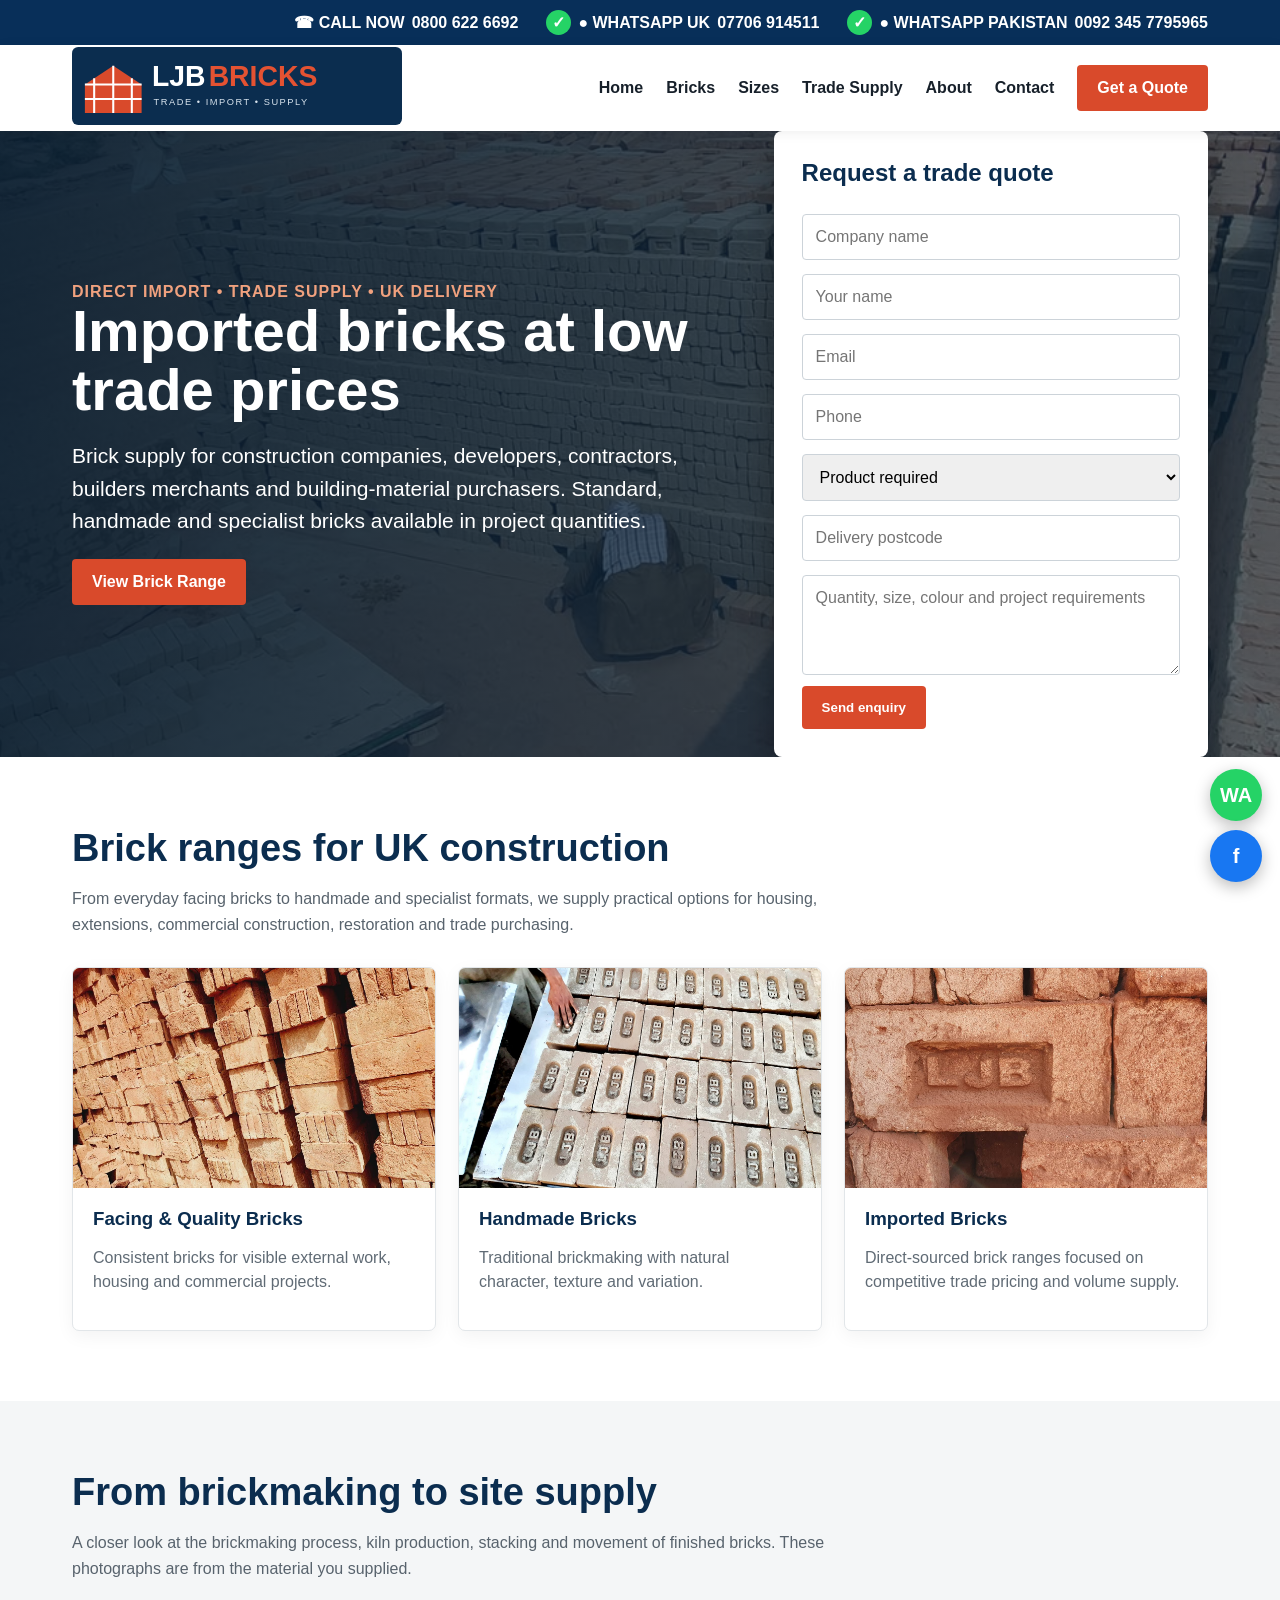
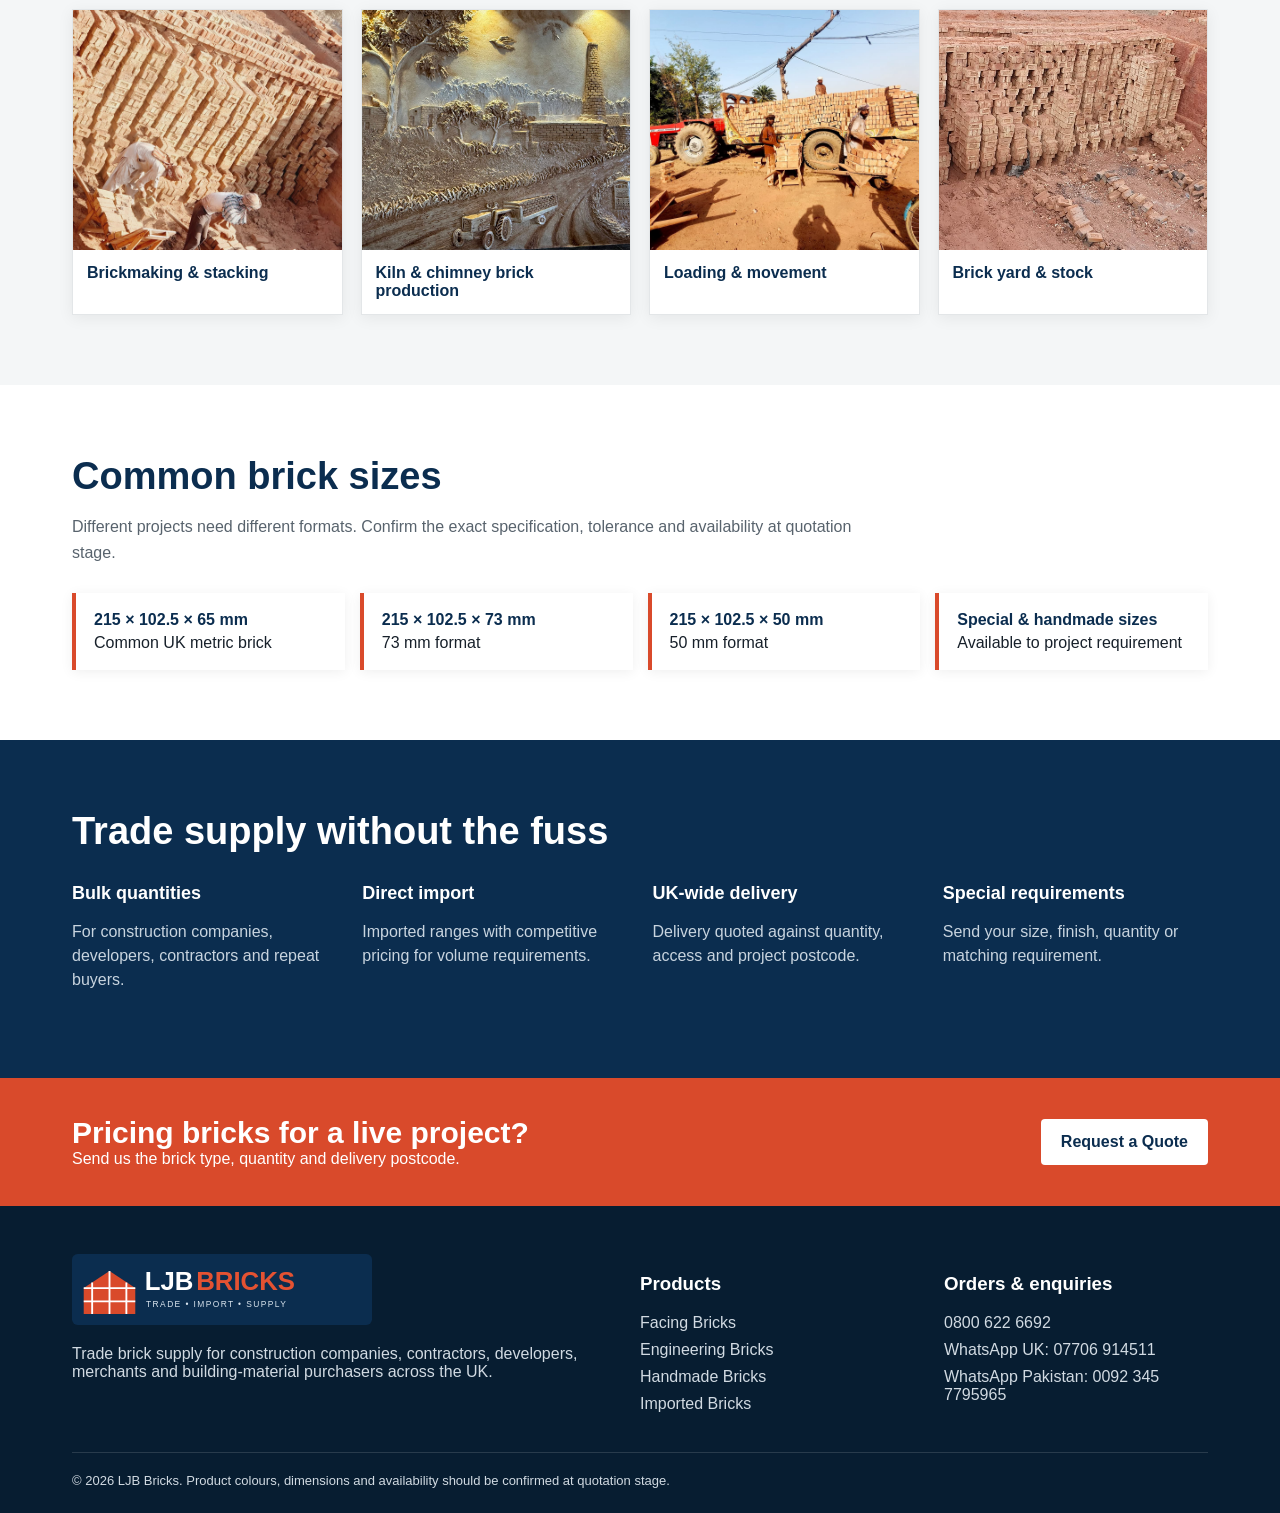
<file: index.html>
<!doctype html><html lang="en"><head><meta charset="utf-8"><meta name="viewport" content="width=device-width,initial-scale=1"><title>LJB Bricks | Imported Bricks & Trade Brick Supply UK</title><meta name="description" content="LJB Bricks supplies imported, handmade, facing and specialist bricks to construction companies, contractors and trade buyers across the UK."><link rel="icon" href="favicon.svg"><link rel="stylesheet" href="style.css"></head><body>
<div class="top"><div class="wrap contactbar"><a href="tel:08006226692">☎ CALL NOW <strong>0800 622 6692</strong></a><a class="wa" href="https://wa.me/447706914511" target="_blank">● WHATSAPP UK <strong>07706 914511</strong></a><a class="wa" href="https://wa.me/923457795965" target="_blank">● WHATSAPP PAKISTAN <strong>0092 345 7795965</strong></a></div></div>
<div class="nav"><div class="wrap"><a href="/"><img class="logo" src="images/logo.svg" alt="LJB Bricks"></a><div class="links"><a href="/">Home</a><a href="bricks">Bricks</a><a href="sizes">Sizes</a><a href="trade">Trade Supply</a><a href="about">About</a><a href="contact">Contact</a><a class="btn" href="contact">Get a Quote</a></div><div class="mobile"><a class="btn" href="contact">Quote</a></div></div></div>
<section class="hero slideshow"><div class="hero-slide active" style="background-image:linear-gradient(100deg,#071d31ee,#102c42a8),url('images/brick-works.jpg')"></div><div class="hero-slide" style="background-image:linear-gradient(100deg,#071d31e8,#102c4288),url('images/quality-bricks.jpg')"></div><div class="hero-slide" style="background-image:linear-gradient(100deg,#071d31e8,#102c4288),url('images/brick-kiln-chimney.jpg')"></div><div class="wrap grid hero-content"><div><div class="tag">DIRECT IMPORT • TRADE SUPPLY • UK DELIVERY</div><h1>Imported bricks at low trade prices</h1><p>Brick supply for construction companies, developers, contractors, builders merchants and building-material purchasers. Standard, handmade and specialist bricks available in project quantities.</p><a class="btn" href="bricks">View Brick Range</a></div><form class="quote"><h2>Request a trade quote</h2><input required placeholder="Company name"><input required placeholder="Your name"><input type="email" required placeholder="Email"><input required placeholder="Phone"><select><option>Product required</option><option>Facing bricks</option><option>Engineering bricks</option><option>Handmade bricks</option><option>Imported bricks</option><option>Chimney / special bricks</option></select><input placeholder="Delivery postcode"><textarea placeholder="Quantity, size, colour and project requirements"></textarea><button class="btn">Send enquiry</button><div class="notice"></div></form></div></section>
<section class="section"><div class="wrap"><h2>Brick ranges for UK construction</h2><p class="lead">From everyday facing bricks to handmade and specialist formats, we supply practical options for housing, extensions, commercial construction, restoration and trade purchasing.</p><div class="cards"><div class="card photo"><img src="images/quality-bricks.jpg" alt="Good quality bricks stacked ready for supply"><div class="pad"><h3>Facing & Quality Bricks</h3><p>Consistent bricks for visible external work, housing and commercial projects.</p></div></div><div class="card photo"><img src="images/fresh-bricks.jpg" alt="Freshly made bricks"><div class="pad"><h3>Handmade Bricks</h3><p>Traditional brickmaking with natural character, texture and variation.</p></div></div><div class="card photo"><img src="images/ljb-bricks-stack.jpg" alt="LJB bricks"><div class="pad"><h3>Imported Bricks</h3><p>Direct-sourced brick ranges focused on competitive trade pricing and volume supply.</p></div></div></div></div></section>
<section class="section alt"><div class="wrap"><h2>From brickmaking to site supply</h2><p class="lead">A closer look at the brickmaking process, kiln production, stacking and movement of finished bricks. These photographs are from the material you supplied.</p><div class="processgrid"><figure><img src="images/brick-making.jpg" alt="Workers making and stacking bricks"><figcaption>Brickmaking & stacking</figcaption></figure><figure><img src="images/brick-kiln-chimney.jpg" alt="Brick kiln and chimney production"><figcaption>Kiln & chimney brick production</figcaption></figure><figure><img src="images/brick-loading.jpg" alt="Bricks being loaded for transport"><figcaption>Loading & movement</figcaption></figure><figure><img src="images/brick-yard.jpg" alt="Brick yard with stacked bricks"><figcaption>Brick yard & stock</figcaption></figure></div></div></section>
<section class="section"><div class="wrap"><h2>Common brick sizes</h2><p class="lead">Different projects need different formats. Confirm the exact specification, tolerance and availability at quotation stage.</p><div class="sizes"><div class="size"><b>215 × 102.5 × 65 mm</b>Common UK metric brick</div><div class="size"><b>215 × 102.5 × 73 mm</b>73 mm format</div><div class="size"><b>215 × 102.5 × 50 mm</b>50 mm format</div><div class="size"><b>Special & handmade sizes</b>Available to project requirement</div></div></div></section>
<section class="section trade"><div class="wrap"><h2>Trade supply without the fuss</h2><div class="features"><div class="feature"><strong>Bulk quantities</strong><p>For construction companies, developers, contractors and repeat buyers.</p></div><div class="feature"><strong>Direct import</strong><p>Imported ranges with competitive pricing for volume requirements.</p></div><div class="feature"><strong>UK-wide delivery</strong><p>Delivery quoted against quantity, access and project postcode.</p></div><div class="feature"><strong>Special requirements</strong><p>Send your size, finish, quantity or matching requirement.</p></div></div></div></section>
<div class="cta"><div class="wrap"><div><h2>Pricing bricks for a live project?</h2><div>Send us the brick type, quantity and delivery postcode.</div></div><a class="btn" href="contact">Request a Quote</a></div></div>
<footer class="footer"><div class="wrap"><div class="footergrid"><div><img src="images/logo.svg" alt="LJB Bricks" style="width:300px;max-width:100%"><p>Trade brick supply for construction companies, contractors, developers, merchants and building-material purchasers across the UK.</p></div><div><h3>Products</h3><a href="bricks">Facing Bricks</a><a href="bricks">Engineering Bricks</a><a href="bricks">Handmade Bricks</a><a href="bricks">Imported Bricks</a></div><div><h3>Orders & enquiries</h3><a href="tel:08006226692">0800 622 6692</a><a href="https://wa.me/447706914511">WhatsApp UK: 07706 914511</a><a href="https://wa.me/923457795965">WhatsApp Pakistan: 0092 345 7795965</a></div></div><div class="small">© 2026 LJB Bricks. Product colours, dimensions and availability should be confirmed at quotation stage.</div></div></footer><div class="float-social"><a class="float-wa" href="https://wa.me/447706914511" target="_blank" aria-label="WhatsApp LJB Bricks">WA</a><a class="float-fb" href="https://www.facebook.com/" target="_blank" aria-label="Facebook">f</a></div><script src="script.js"></script></body></html>
</file>
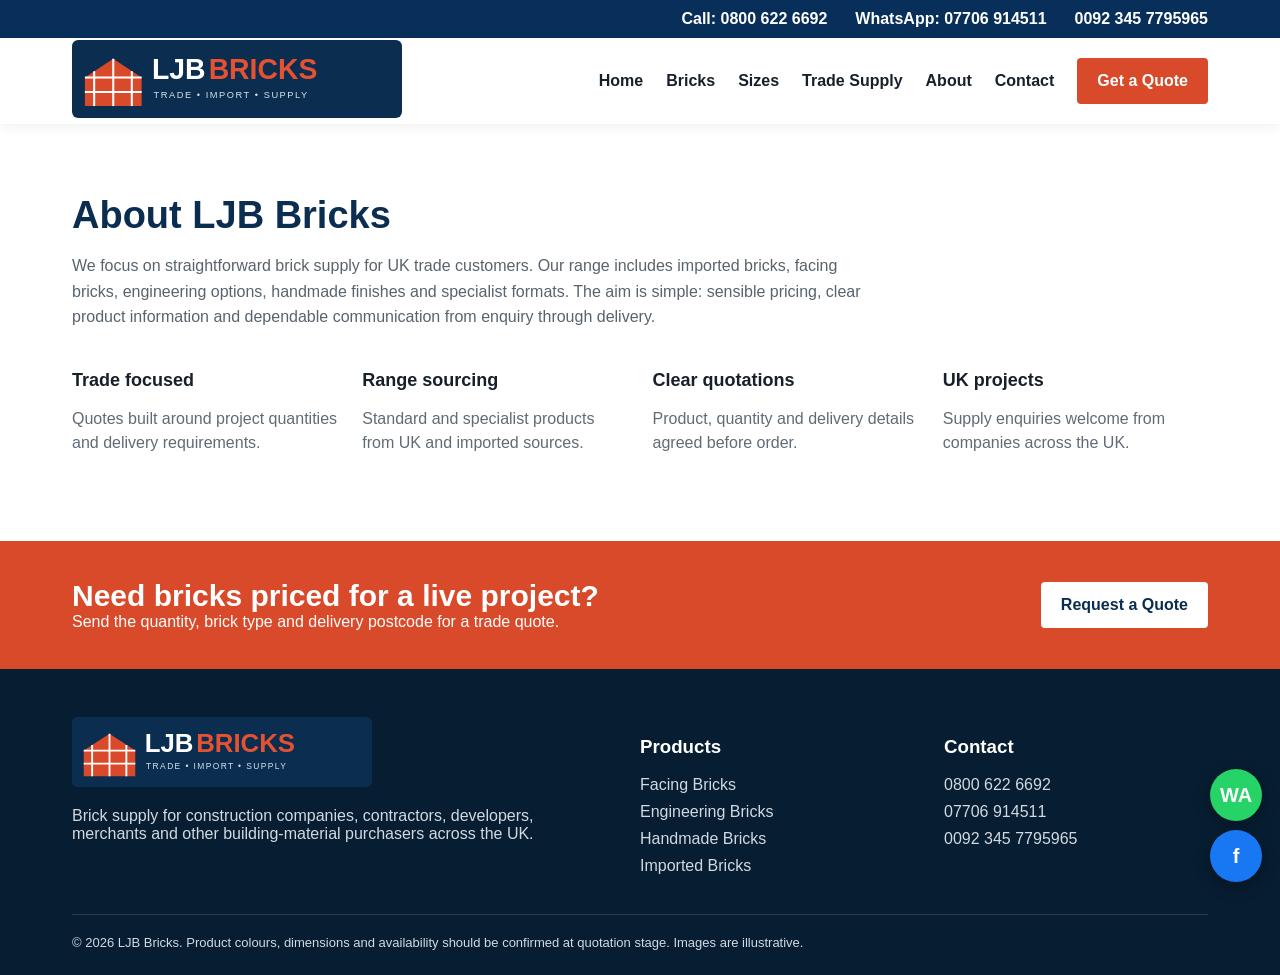
<file: about.html>
<!doctype html><html lang="en"><head><meta charset="utf-8"><meta name="viewport" content="width=device-width,initial-scale=1"><title>About | LJB Bricks</title><meta name="description" content="LJB Bricks supplies imported, handmade, facing and engineering bricks to UK construction companies and trade buyers."><link rel="icon" href="favicon.svg"><link rel="stylesheet" href="style.css"></head><body><div class="top"><div class="wrap"><a href="tel:08006226692">Call: 0800 622 6692</a><a href="https://wa.me/447706914511">WhatsApp: 07706 914511</a><a href="https://wa.me/923457795965">0092 345 7795965</a></div></div><div class="nav"><div class="wrap"><a href="/"><img class="logo" src="images/logo.svg" alt="LJB Bricks"></a><div class="links"><a href="/">Home</a><a href="bricks">Bricks</a><a href="sizes">Sizes</a><a href="trade">Trade Supply</a><a href="about">About</a><a href="contact">Contact</a><a class="btn" href="contact">Get a Quote</a></div><div class="mobile"><a class="btn" href="contact">Quote</a></div></div></div><section class="section"><div class="wrap"><h2>About LJB Bricks</h2><p class="lead">We focus on straightforward brick supply for UK trade customers. Our range includes imported bricks, facing bricks, engineering options, handmade finishes and specialist formats. The aim is simple: sensible pricing, clear product information and dependable communication from enquiry through delivery.</p><div class="features" style="margin-top:40px"><div class="feature" style="color:#17202a"><strong>Trade focused</strong><p style="color:#606b75">Quotes built around project quantities and delivery requirements.</p></div><div class="feature" style="color:#17202a"><strong>Range sourcing</strong><p style="color:#606b75">Standard and specialist products from UK and imported sources.</p></div><div class="feature" style="color:#17202a"><strong>Clear quotations</strong><p style="color:#606b75">Product, quantity and delivery details agreed before order.</p></div><div class="feature" style="color:#17202a"><strong>UK projects</strong><p style="color:#606b75">Supply enquiries welcome from companies across the UK.</p></div></div></div></section><div class="cta"><div class="wrap"><div><h2>Need bricks priced for a live project?</h2><div>Send the quantity, brick type and delivery postcode for a trade quote.</div></div><a class="btn" href="contact">Request a Quote</a></div></div><footer class="footer"><div class="wrap"><div class="footergrid"><div><img src="images/logo.svg" alt="LJB Bricks" style="width:300px;max-width:100%"><p>Brick supply for construction companies, contractors, developers, merchants and other building-material purchasers across the UK.</p></div><div><h3>Products</h3><a href="bricks">Facing Bricks</a><a href="bricks">Engineering Bricks</a><a href="bricks">Handmade Bricks</a><a href="bricks">Imported Bricks</a></div><div><h3>Contact</h3><a href="tel:08006226692">0800 622 6692</a><a href="https://wa.me/447706914511">07706 914511</a><a href="https://wa.me/923457795965">0092 345 7795965</a></div></div><div class="small">© 2026 LJB Bricks. Product colours, dimensions and availability should be confirmed at quotation stage. Images are illustrative.</div></div></footer><div class="float-social"><a class="float-wa" href="https://wa.me/447706914511" target="_blank" aria-label="WhatsApp LJB Bricks">WA</a><a class="float-fb" href="https://www.facebook.com/" target="_blank" aria-label="Facebook">f</a></div><script src="script.js"></script></body></html>
</file>
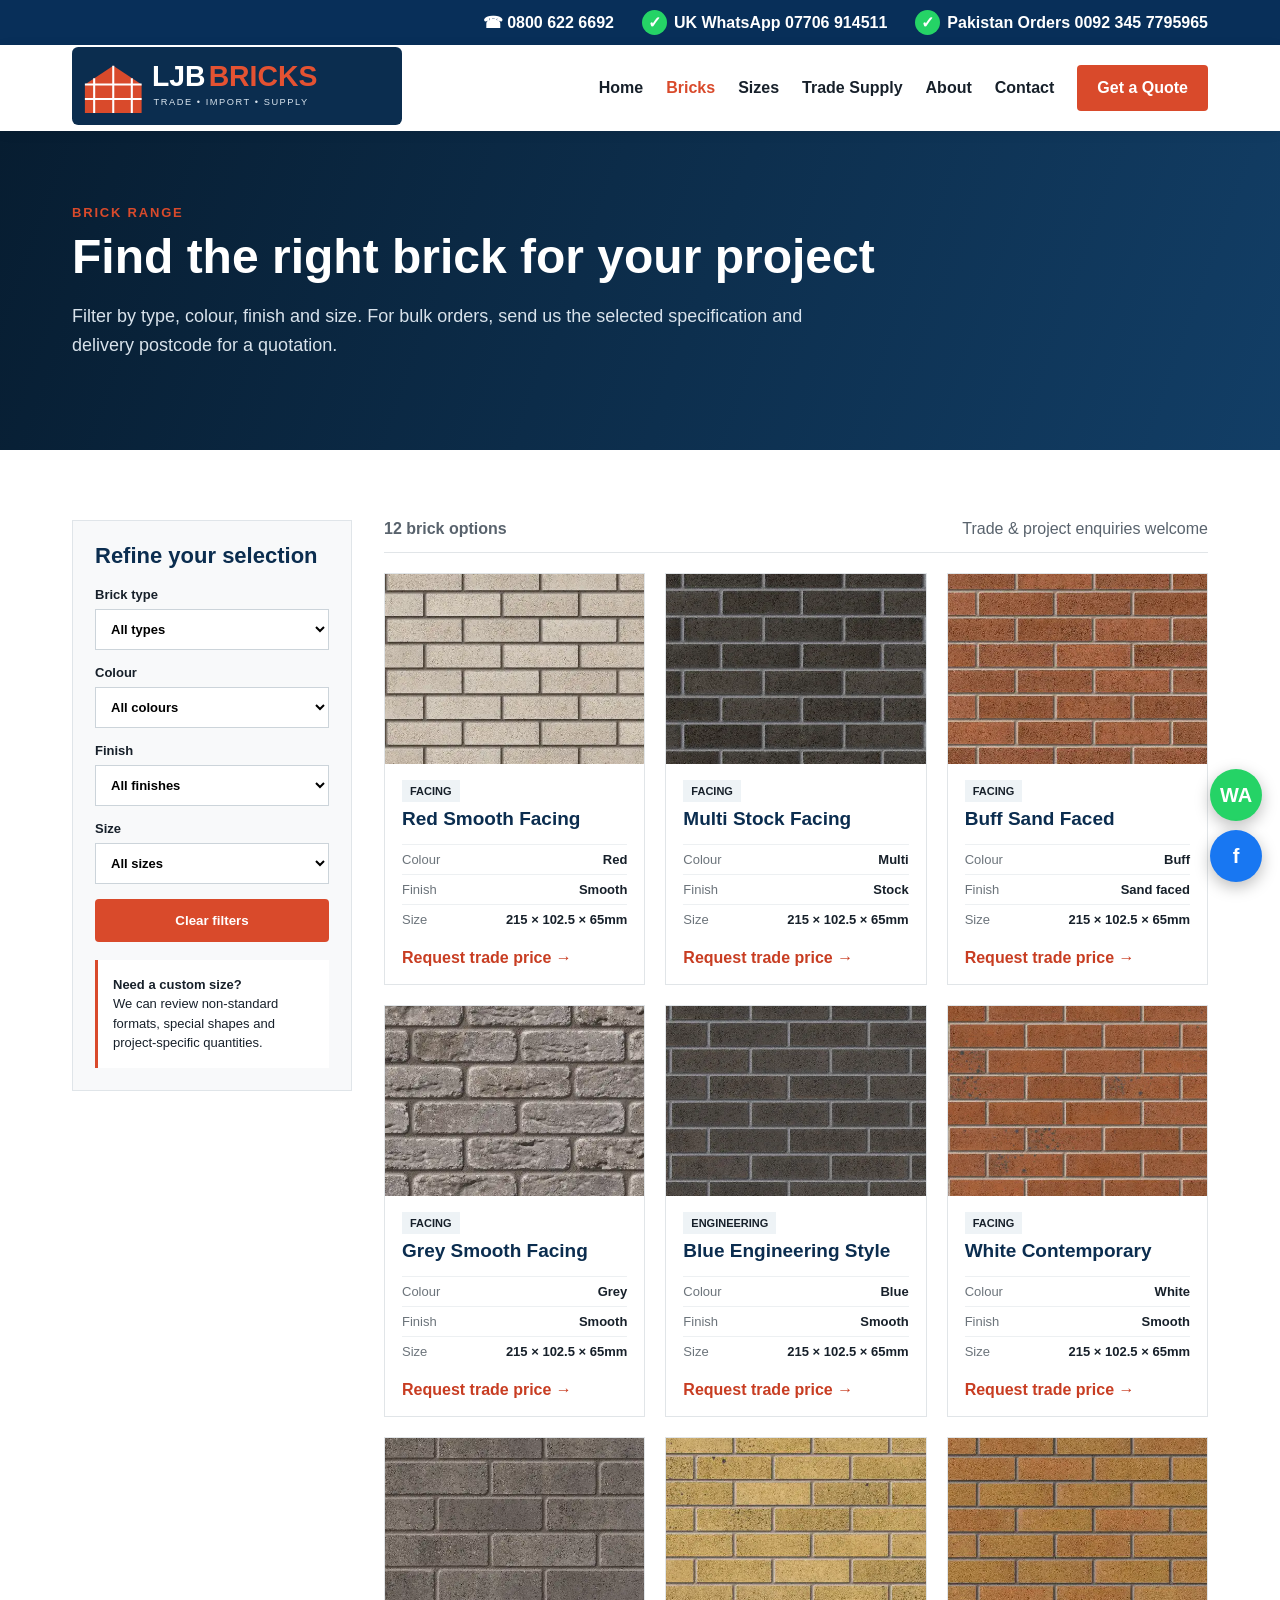
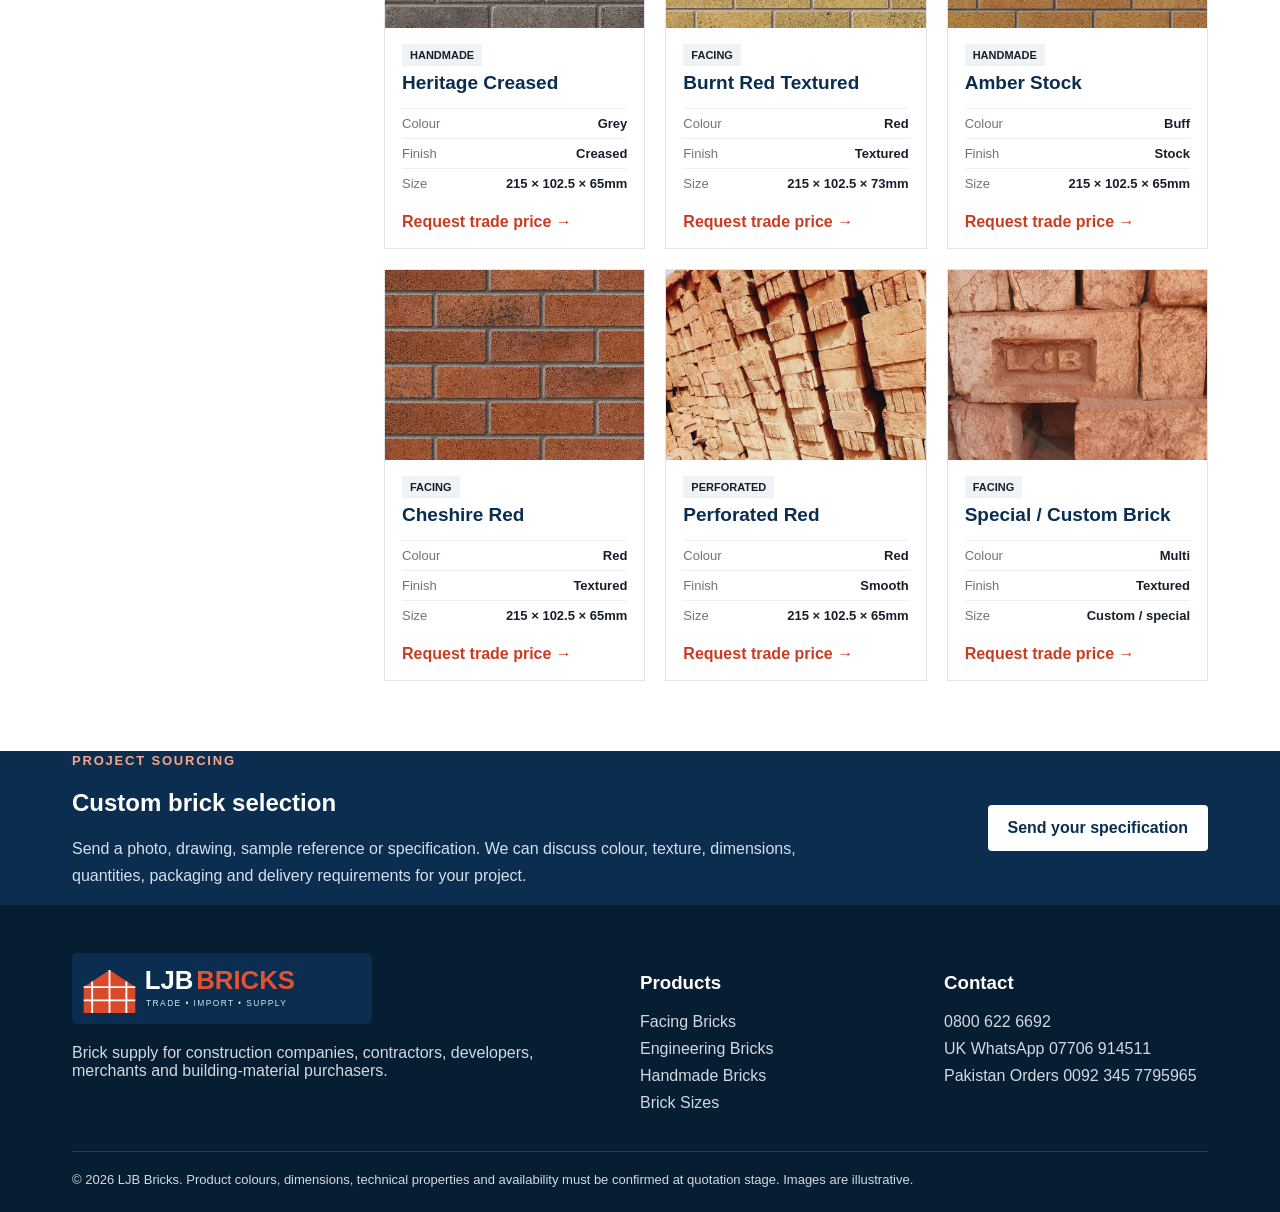
<file: bricks.html>
<!doctype html><html lang="en"><head><meta charset="utf-8"><meta name="viewport" content="width=device-width,initial-scale=1"><title>Brick Selector & Range | LJB Bricks</title><meta name="description" content="Browse LJB Bricks by colour, finish, type and size. Trade supply, imported bricks and custom project selection for UK construction buyers."><link rel="icon" href="favicon.svg"><link rel="stylesheet" href="style.css"></head><body>
<div class="top"><div class="wrap contactbar"><a href="tel:08006226692">☎ 0800 622 6692</a><a class="wa" href="https://wa.me/447706914511" target="_blank">UK WhatsApp 07706 914511</a><a class="wa" href="https://wa.me/923457795965" target="_blank">Pakistan Orders 0092 345 7795965</a></div></div>
<div class="nav"><div class="wrap"><a href="/"><img class="logo" src="images/logo.svg" alt="LJB Bricks"></a><div class="links"><a href="/">Home</a><a class="active" href="bricks">Bricks</a><a href="sizes">Sizes</a><a href="trade">Trade Supply</a><a href="about">About</a><a href="contact">Contact</a><a class="btn" href="contact">Get a Quote</a></div><div class="mobile"><a class="btn" href="contact">Quote</a></div></div></div>
<section class="pagehead"><div class="wrap"><span class="eyebrow">BRICK RANGE</span><h1>Find the right brick for your project</h1><p>Filter by type, colour, finish and size. For bulk orders, send us the selected specification and delivery postcode for a quotation.</p></div></section>
<section class="section"><div class="wrap selector-layout"><aside class="filters"><h2>Refine your selection</h2><label>Brick type<select id="typeFilter"><option value="all">All types</option><option>Facing</option><option>Engineering</option><option>Handmade</option><option>Perforated</option></select></label><label>Colour<select id="colourFilter"><option value="all">All colours</option><option>Red</option><option>Buff</option><option>Grey</option><option>Blue</option><option>White</option><option>Multi</option></select></label><label>Finish<select id="finishFilter"><option value="all">All finishes</option><option>Smooth</option><option>Textured</option><option>Stock</option><option>Sand faced</option><option>Creased</option></select></label><label>Size<select id="sizeFilter"><option value="all">All sizes</option><option>215 × 102.5 × 65mm</option><option>215 × 102.5 × 73mm</option><option>215 × 102.5 × 50mm</option><option>Custom / special</option></select></label><button class="btn full" id="clearFilters">Clear filters</button><div class="filter-note"><b>Need a custom size?</b><br>We can review non-standard formats, special shapes and project-specific quantities.</div></aside><div><div class="resultsbar"><b><span id="resultCount">12</span> brick options</b><span>Trade & project enquiries welcome</span></div><div class="productgrid" id="productGrid">
<article class="product" data-type="Facing" data-colour="Red" data-finish="Smooth" data-size="215 × 102.5 × 65mm"><img src="images/brick-option-10.jpg" alt="Red Smooth Facing" loading="lazy"><div class="productbody"><span class="pill">Facing</span><h3>Red Smooth Facing</h3><dl><div><dt>Colour</dt><dd>Red</dd></div><div><dt>Finish</dt><dd>Smooth</dd></div><div><dt>Size</dt><dd>215 × 102.5 × 65mm</dd></div></dl><a class="textlink" href="contact">Request trade price →</a></div></article><article class="product" data-type="Facing" data-colour="Multi" data-finish="Stock" data-size="215 × 102.5 × 65mm"><img src="images/brick-option-04.png" alt="Multi Stock Facing" loading="lazy"><div class="productbody"><span class="pill">Facing</span><h3>Multi Stock Facing</h3><dl><div><dt>Colour</dt><dd>Multi</dd></div><div><dt>Finish</dt><dd>Stock</dd></div><div><dt>Size</dt><dd>215 × 102.5 × 65mm</dd></div></dl><a class="textlink" href="contact">Request trade price →</a></div></article><article class="product" data-type="Facing" data-colour="Buff" data-finish="Sand faced" data-size="215 × 102.5 × 65mm"><img src="images/brick-option-07.jpg" alt="Buff Sand Faced" loading="lazy"><div class="productbody"><span class="pill">Facing</span><h3>Buff Sand Faced</h3><dl><div><dt>Colour</dt><dd>Buff</dd></div><div><dt>Finish</dt><dd>Sand faced</dd></div><div><dt>Size</dt><dd>215 × 102.5 × 65mm</dd></div></dl><a class="textlink" href="contact">Request trade price →</a></div></article><article class="product" data-type="Facing" data-colour="Grey" data-finish="Smooth" data-size="215 × 102.5 × 65mm"><img src="images/brick-option-08.jpg" alt="Grey Smooth Facing" loading="lazy"><div class="productbody"><span class="pill">Facing</span><h3>Grey Smooth Facing</h3><dl><div><dt>Colour</dt><dd>Grey</dd></div><div><dt>Finish</dt><dd>Smooth</dd></div><div><dt>Size</dt><dd>215 × 102.5 × 65mm</dd></div></dl><a class="textlink" href="contact">Request trade price →</a></div></article><article class="product" data-type="Engineering" data-colour="Blue" data-finish="Smooth" data-size="215 × 102.5 × 65mm"><img src="images/brick-option-02.png" alt="Blue Engineering Style" loading="lazy"><div class="productbody"><span class="pill">Engineering</span><h3>Blue Engineering Style</h3><dl><div><dt>Colour</dt><dd>Blue</dd></div><div><dt>Finish</dt><dd>Smooth</dd></div><div><dt>Size</dt><dd>215 × 102.5 × 65mm</dd></div></dl><a class="textlink" href="contact">Request trade price →</a></div></article><article class="product" data-type="Facing" data-colour="White" data-finish="Smooth" data-size="215 × 102.5 × 65mm"><img src="images/brick-option-01.jpg" alt="White Contemporary" loading="lazy"><div class="productbody"><span class="pill">Facing</span><h3>White Contemporary</h3><dl><div><dt>Colour</dt><dd>White</dd></div><div><dt>Finish</dt><dd>Smooth</dd></div><div><dt>Size</dt><dd>215 × 102.5 × 65mm</dd></div></dl><a class="textlink" href="contact">Request trade price →</a></div></article><article class="product" data-type="Handmade" data-colour="Grey" data-finish="Creased" data-size="215 × 102.5 × 65mm"><img src="images/brick-option-12.jpg" alt="Heritage Creased" loading="lazy"><div class="productbody"><span class="pill">Handmade</span><h3>Heritage Creased</h3><dl><div><dt>Colour</dt><dd>Grey</dd></div><div><dt>Finish</dt><dd>Creased</dd></div><div><dt>Size</dt><dd>215 × 102.5 × 65mm</dd></div></dl><a class="textlink" href="contact">Request trade price →</a></div></article><article class="product" data-type="Facing" data-colour="Red" data-finish="Textured" data-size="215 × 102.5 × 73mm"><img src="images/brick-option-06.jpg" alt="Burnt Red Textured" loading="lazy"><div class="productbody"><span class="pill">Facing</span><h3>Burnt Red Textured</h3><dl><div><dt>Colour</dt><dd>Red</dd></div><div><dt>Finish</dt><dd>Textured</dd></div><div><dt>Size</dt><dd>215 × 102.5 × 73mm</dd></div></dl><a class="textlink" href="contact">Request trade price →</a></div></article><article class="product" data-type="Handmade" data-colour="Buff" data-finish="Stock" data-size="215 × 102.5 × 65mm"><img src="images/brick-option-09.jpg" alt="Amber Stock" loading="lazy"><div class="productbody"><span class="pill">Handmade</span><h3>Amber Stock</h3><dl><div><dt>Colour</dt><dd>Buff</dd></div><div><dt>Finish</dt><dd>Stock</dd></div><div><dt>Size</dt><dd>215 × 102.5 × 65mm</dd></div></dl><a class="textlink" href="contact">Request trade price →</a></div></article><article class="product" data-type="Facing" data-colour="Red" data-finish="Textured" data-size="215 × 102.5 × 65mm"><img src="images/brick-option-11.jpg" alt="Cheshire Red" loading="lazy"><div class="productbody"><span class="pill">Facing</span><h3>Cheshire Red</h3><dl><div><dt>Colour</dt><dd>Red</dd></div><div><dt>Finish</dt><dd>Textured</dd></div><div><dt>Size</dt><dd>215 × 102.5 × 65mm</dd></div></dl><a class="textlink" href="contact">Request trade price →</a></div></article><article class="product" data-type="Perforated" data-colour="Red" data-finish="Smooth" data-size="215 × 102.5 × 65mm"><img src="images/quality-bricks.jpg" alt="Perforated Red" loading="lazy"><div class="productbody"><span class="pill">Perforated</span><h3>Perforated Red</h3><dl><div><dt>Colour</dt><dd>Red</dd></div><div><dt>Finish</dt><dd>Smooth</dd></div><div><dt>Size</dt><dd>215 × 102.5 × 65mm</dd></div></dl><a class="textlink" href="contact">Request trade price →</a></div></article><article class="product" data-type="Facing" data-colour="Multi" data-finish="Textured" data-size="Custom / special"><img src="images/ljb-bricks-stack.jpg" alt="Special / Custom Brick" loading="lazy"><div class="productbody"><span class="pill">Facing</span><h3>Special / Custom Brick</h3><dl><div><dt>Colour</dt><dd>Multi</dd></div><div><dt>Finish</dt><dd>Textured</dd></div><div><dt>Size</dt><dd>Custom / special</dd></div></dl><a class="textlink" href="contact">Request trade price →</a></div></article></div><div id="noResults" class="noresults" hidden>No exact match shown. Send us your required colour, finish, size and quantity and we can check sourcing options.</div></div></div></section>
<section class="trade"><div class="wrap"><div class="twocol"><div><span class="eyebrow light">PROJECT SOURCING</span><h2>Custom brick selection</h2><p>Send a photo, drawing, sample reference or specification. We can discuss colour, texture, dimensions, quantities, packaging and delivery requirements for your project.</p></div><a class="btn lightbtn" href="contact">Send your specification</a></div></div></section>
<footer class="footer"><div class="wrap"><div class="footergrid"><div><img src="images/logo.svg" alt="LJB Bricks" style="width:300px;max-width:100%"><p>Brick supply for construction companies, contractors, developers, merchants and building-material purchasers.</p></div><div><h3>Products</h3><a href="bricks">Facing Bricks</a><a href="bricks">Engineering Bricks</a><a href="bricks">Handmade Bricks</a><a href="sizes">Brick Sizes</a></div><div><h3>Contact</h3><a href="tel:08006226692">0800 622 6692</a><a href="https://wa.me/447706914511">UK WhatsApp 07706 914511</a><a href="https://wa.me/923457795965">Pakistan Orders 0092 345 7795965</a></div></div><div class="small">© 2026 LJB Bricks. Product colours, dimensions, technical properties and availability must be confirmed at quotation stage. Images are illustrative.</div></div></footer><div class="float-social"><a class="float-wa" href="https://wa.me/447706914511" target="_blank" aria-label="WhatsApp LJB Bricks">WA</a><a class="float-fb" href="https://www.facebook.com/" target="_blank" aria-label="Facebook">f</a></div><script src="script.js"></script></body></html>
</file>
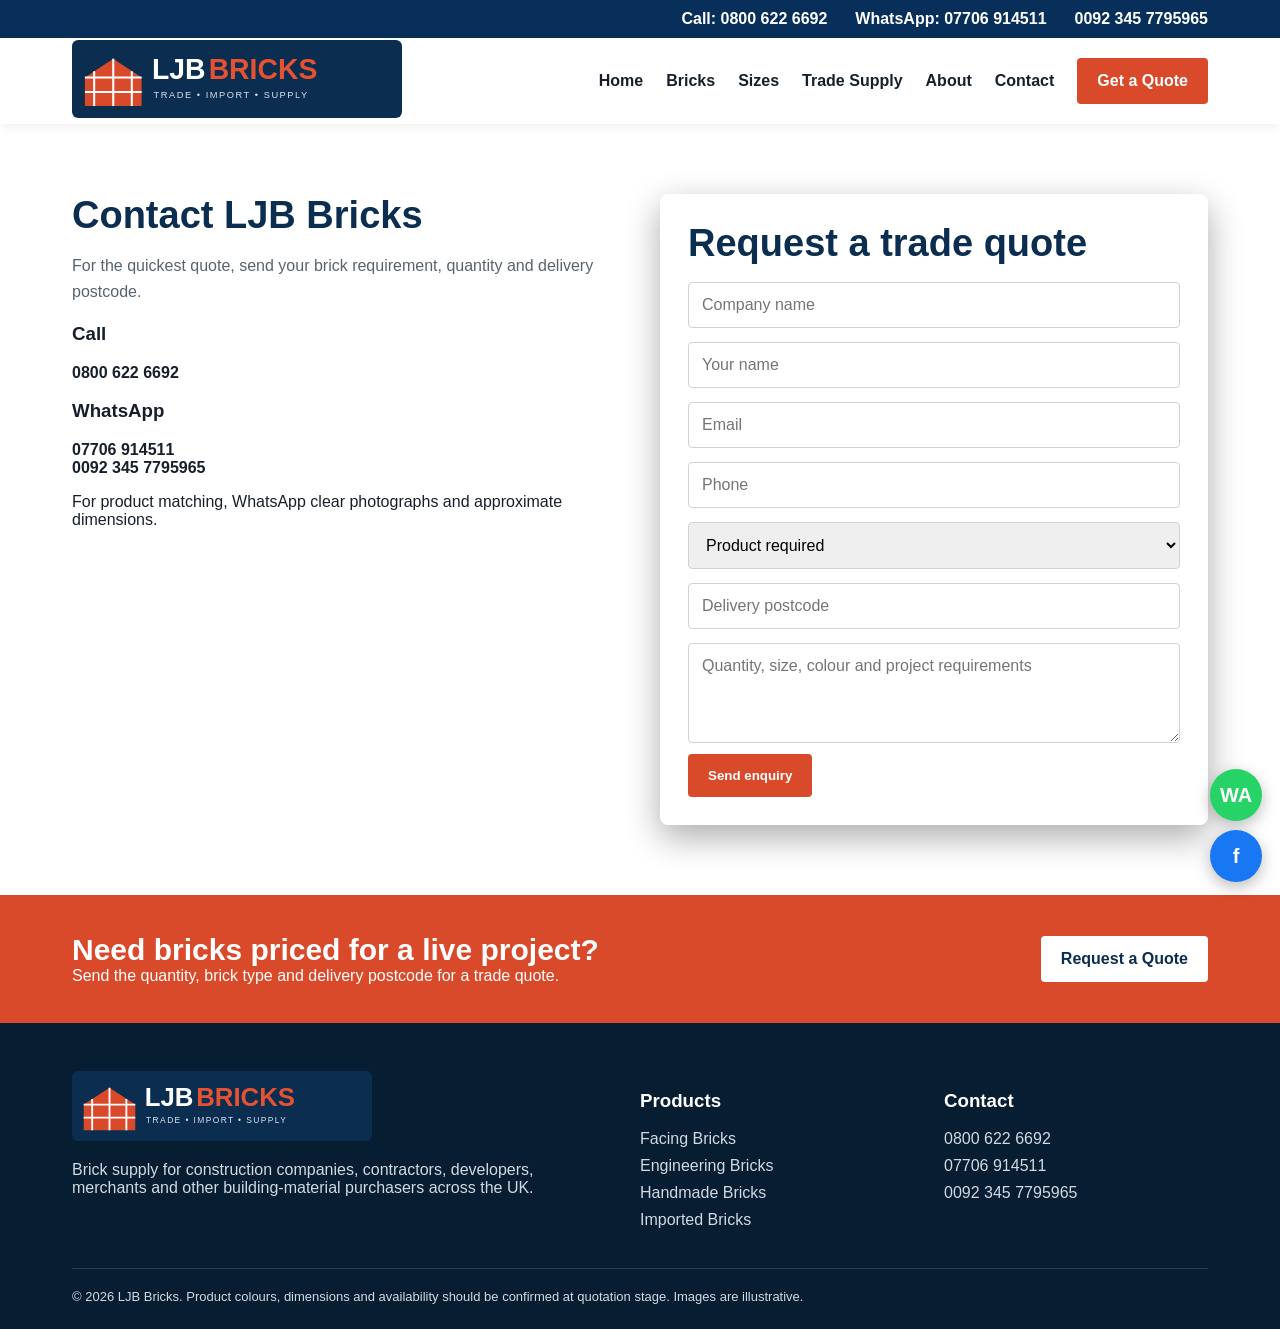
<file: contact.html>
<!doctype html><html lang="en"><head><meta charset="utf-8"><meta name="viewport" content="width=device-width,initial-scale=1"><title>Contact | LJB Bricks</title><meta name="description" content="LJB Bricks supplies imported, handmade, facing and engineering bricks to UK construction companies and trade buyers."><link rel="icon" href="favicon.svg"><link rel="stylesheet" href="style.css"></head><body><div class="top"><div class="wrap"><a href="tel:08006226692">Call: 0800 622 6692</a><a href="https://wa.me/447706914511">WhatsApp: 07706 914511</a><a href="https://wa.me/923457795965">0092 345 7795965</a></div></div><div class="nav"><div class="wrap"><a href="/"><img class="logo" src="images/logo.svg" alt="LJB Bricks"></a><div class="links"><a href="/">Home</a><a href="bricks">Bricks</a><a href="sizes">Sizes</a><a href="trade">Trade Supply</a><a href="about">About</a><a href="contact">Contact</a><a class="btn" href="contact">Get a Quote</a></div><div class="mobile"><a class="btn" href="contact">Quote</a></div></div></div><section class="section"><div class="wrap contactgrid"><div><h2>Contact LJB Bricks</h2><p class="lead">For the quickest quote, send your brick requirement, quantity and delivery postcode.</p><h3>Call</h3><p><a href="tel:08006226692"><b>0800 622 6692</b></a></p><h3>WhatsApp</h3><p><a href="https://wa.me/447706914511"><b>07706 914511</b></a><br><a href="https://wa.me/923457795965"><b>0092 345 7795965</b></a></p><p>For product matching, WhatsApp clear photographs and approximate dimensions.</p></div><form class="quote"><h2>Request a trade quote</h2><input required placeholder="Company name"><input required placeholder="Your name"><input type="email" required placeholder="Email"><input required placeholder="Phone"><select><option>Product required</option><option>Facing bricks</option><option>Engineering bricks</option><option>Handmade bricks</option><option>Imported bricks</option><option>Special / non-standard size</option></select><input placeholder="Delivery postcode"><textarea placeholder="Quantity, size, colour and project requirements"></textarea><button class="btn">Send enquiry</button><div class="notice"></div></form></div></section><div class="cta"><div class="wrap"><div><h2>Need bricks priced for a live project?</h2><div>Send the quantity, brick type and delivery postcode for a trade quote.</div></div><a class="btn" href="contact">Request a Quote</a></div></div><footer class="footer"><div class="wrap"><div class="footergrid"><div><img src="images/logo.svg" alt="LJB Bricks" style="width:300px;max-width:100%"><p>Brick supply for construction companies, contractors, developers, merchants and other building-material purchasers across the UK.</p></div><div><h3>Products</h3><a href="bricks">Facing Bricks</a><a href="bricks">Engineering Bricks</a><a href="bricks">Handmade Bricks</a><a href="bricks">Imported Bricks</a></div><div><h3>Contact</h3><a href="tel:08006226692">0800 622 6692</a><a href="https://wa.me/447706914511">07706 914511</a><a href="https://wa.me/923457795965">0092 345 7795965</a></div></div><div class="small">© 2026 LJB Bricks. Product colours, dimensions and availability should be confirmed at quotation stage. Images are illustrative.</div></div></footer><div class="float-social"><a class="float-wa" href="https://wa.me/447706914511" target="_blank" aria-label="WhatsApp LJB Bricks">WA</a><a class="float-fb" href="https://www.facebook.com/" target="_blank" aria-label="Facebook">f</a></div><script src="script.js"></script></body></html>
</file>
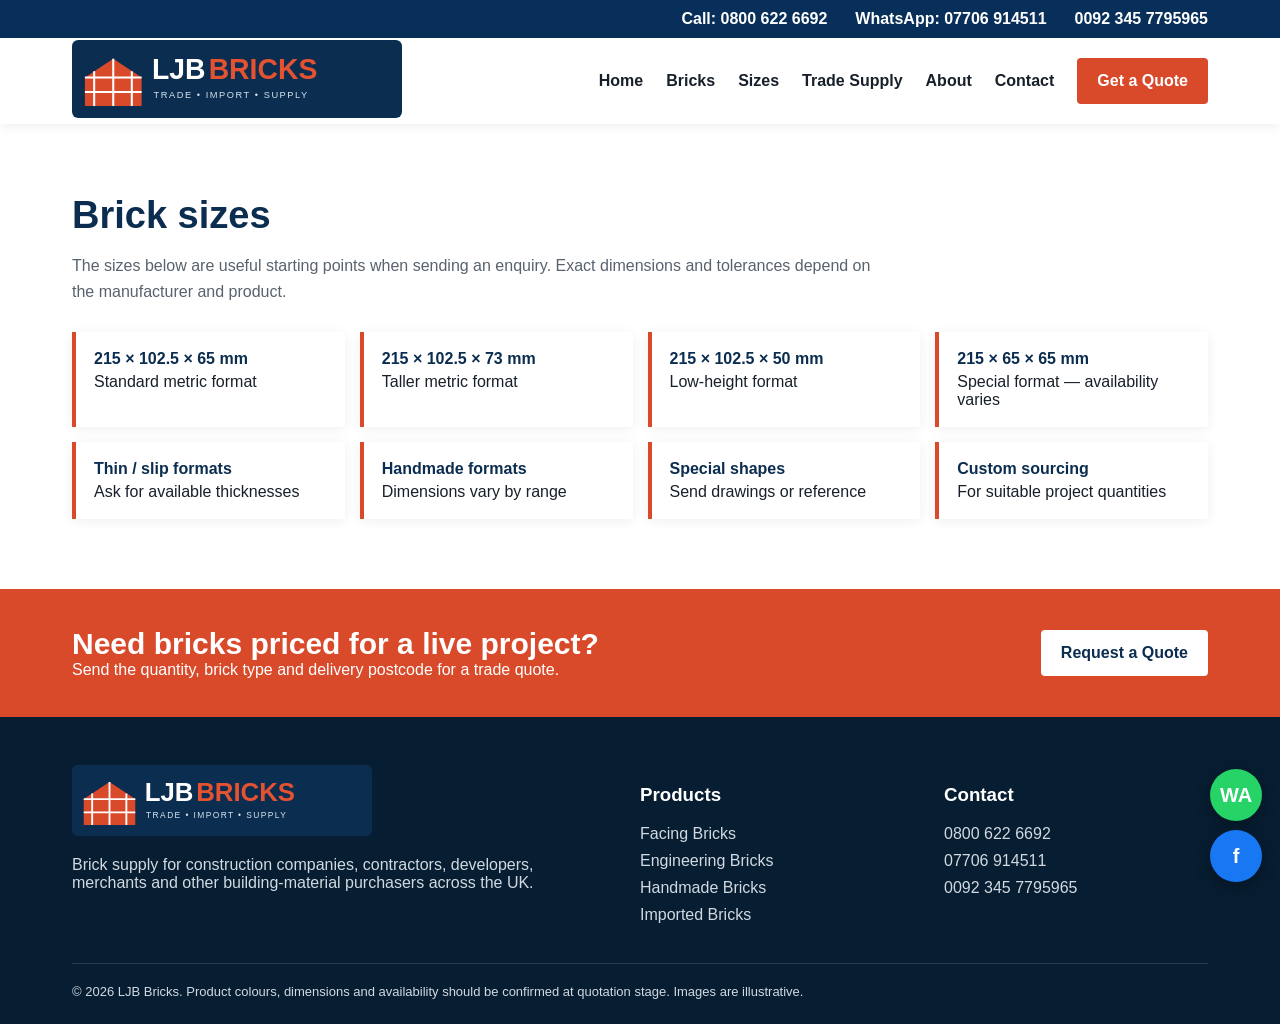
<file: sizes.html>
<!doctype html><html lang="en"><head><meta charset="utf-8"><meta name="viewport" content="width=device-width,initial-scale=1"><title>Brick Sizes | LJB Bricks</title><meta name="description" content="LJB Bricks supplies imported, handmade, facing and engineering bricks to UK construction companies and trade buyers."><link rel="icon" href="favicon.svg"><link rel="stylesheet" href="style.css"></head><body><div class="top"><div class="wrap"><a href="tel:08006226692">Call: 0800 622 6692</a><a href="https://wa.me/447706914511">WhatsApp: 07706 914511</a><a href="https://wa.me/923457795965">0092 345 7795965</a></div></div><div class="nav"><div class="wrap"><a href="/"><img class="logo" src="images/logo.svg" alt="LJB Bricks"></a><div class="links"><a href="/">Home</a><a href="bricks">Bricks</a><a href="sizes">Sizes</a><a href="trade">Trade Supply</a><a href="about">About</a><a href="contact">Contact</a><a class="btn" href="contact">Get a Quote</a></div><div class="mobile"><a class="btn" href="contact">Quote</a></div></div></div><section class="section"><div class="wrap"><h2>Brick sizes</h2><p class="lead">The sizes below are useful starting points when sending an enquiry. Exact dimensions and tolerances depend on the manufacturer and product.</p><div class="sizes"><div class="size"><b>215 × 102.5 × 65 mm</b>Standard metric format</div><div class="size"><b>215 × 102.5 × 73 mm</b>Taller metric format</div><div class="size"><b>215 × 102.5 × 50 mm</b>Low-height format</div><div class="size"><b>215 × 65 × 65 mm</b>Special format — availability varies</div><div class="size"><b>Thin / slip formats</b>Ask for available thicknesses</div><div class="size"><b>Handmade formats</b>Dimensions vary by range</div><div class="size"><b>Special shapes</b>Send drawings or reference</div><div class="size"><b>Custom sourcing</b>For suitable project quantities</div></div></div></section><div class="cta"><div class="wrap"><div><h2>Need bricks priced for a live project?</h2><div>Send the quantity, brick type and delivery postcode for a trade quote.</div></div><a class="btn" href="contact">Request a Quote</a></div></div><footer class="footer"><div class="wrap"><div class="footergrid"><div><img src="images/logo.svg" alt="LJB Bricks" style="width:300px;max-width:100%"><p>Brick supply for construction companies, contractors, developers, merchants and other building-material purchasers across the UK.</p></div><div><h3>Products</h3><a href="bricks">Facing Bricks</a><a href="bricks">Engineering Bricks</a><a href="bricks">Handmade Bricks</a><a href="bricks">Imported Bricks</a></div><div><h3>Contact</h3><a href="tel:08006226692">0800 622 6692</a><a href="https://wa.me/447706914511">07706 914511</a><a href="https://wa.me/923457795965">0092 345 7795965</a></div></div><div class="small">© 2026 LJB Bricks. Product colours, dimensions and availability should be confirmed at quotation stage. Images are illustrative.</div></div></footer><div class="float-social"><a class="float-wa" href="https://wa.me/447706914511" target="_blank" aria-label="WhatsApp LJB Bricks">WA</a><a class="float-fb" href="https://www.facebook.com/" target="_blank" aria-label="Facebook">f</a></div><script src="script.js"></script></body></html>
</file>
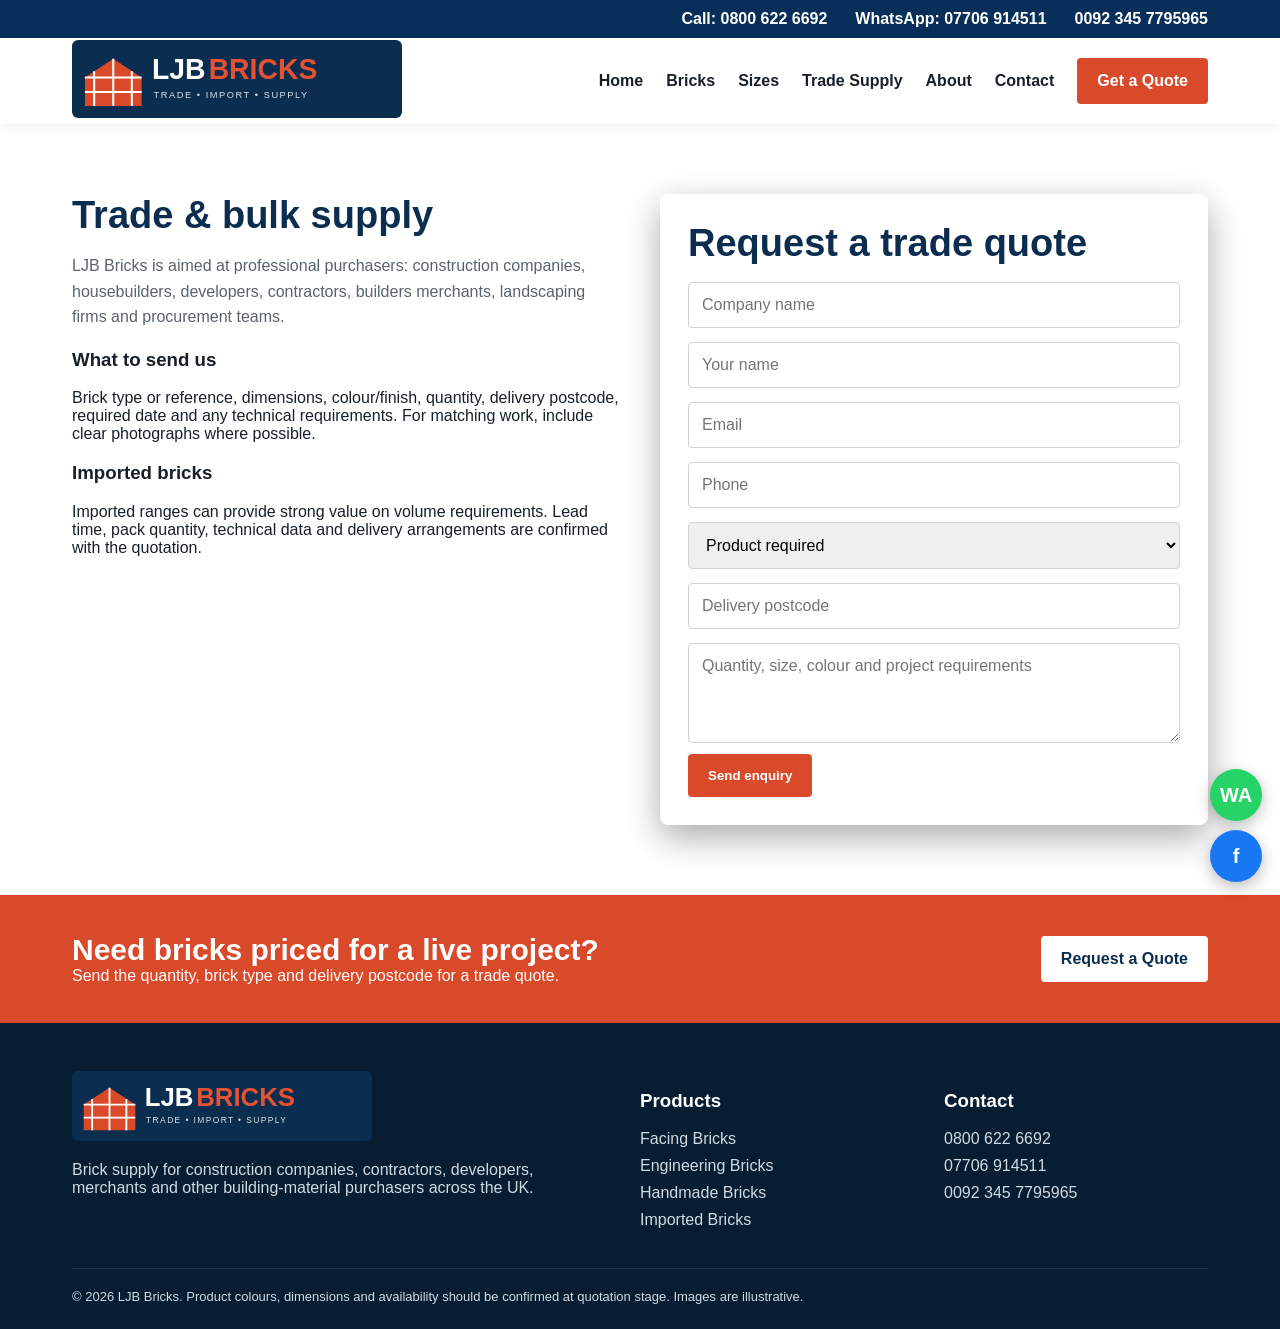
<file: trade.html>
<!doctype html><html lang="en"><head><meta charset="utf-8"><meta name="viewport" content="width=device-width,initial-scale=1"><title>Trade Brick Supply | LJB Bricks</title><meta name="description" content="LJB Bricks supplies imported, handmade, facing and engineering bricks to UK construction companies and trade buyers."><link rel="icon" href="favicon.svg"><link rel="stylesheet" href="style.css"></head><body><div class="top"><div class="wrap"><a href="tel:08006226692">Call: 0800 622 6692</a><a href="https://wa.me/447706914511">WhatsApp: 07706 914511</a><a href="https://wa.me/923457795965">0092 345 7795965</a></div></div><div class="nav"><div class="wrap"><a href="/"><img class="logo" src="images/logo.svg" alt="LJB Bricks"></a><div class="links"><a href="/">Home</a><a href="bricks">Bricks</a><a href="sizes">Sizes</a><a href="trade">Trade Supply</a><a href="about">About</a><a href="contact">Contact</a><a class="btn" href="contact">Get a Quote</a></div><div class="mobile"><a class="btn" href="contact">Quote</a></div></div></div><section class="section"><div class="wrap contactgrid"><div><h2>Trade & bulk supply</h2><p class="lead">LJB Bricks is aimed at professional purchasers: construction companies, housebuilders, developers, contractors, builders merchants, landscaping firms and procurement teams.</p><h3>What to send us</h3><p>Brick type or reference, dimensions, colour/finish, quantity, delivery postcode, required date and any technical requirements. For matching work, include clear photographs where possible.</p><h3>Imported bricks</h3><p>Imported ranges can provide strong value on volume requirements. Lead time, pack quantity, technical data and delivery arrangements are confirmed with the quotation.</p></div><form class="quote"><h2>Request a trade quote</h2><input required placeholder="Company name"><input required placeholder="Your name"><input type="email" required placeholder="Email"><input required placeholder="Phone"><select><option>Product required</option><option>Facing bricks</option><option>Engineering bricks</option><option>Handmade bricks</option><option>Imported bricks</option><option>Special / non-standard size</option></select><input placeholder="Delivery postcode"><textarea placeholder="Quantity, size, colour and project requirements"></textarea><button class="btn">Send enquiry</button><div class="notice"></div></form></div></section><div class="cta"><div class="wrap"><div><h2>Need bricks priced for a live project?</h2><div>Send the quantity, brick type and delivery postcode for a trade quote.</div></div><a class="btn" href="contact">Request a Quote</a></div></div><footer class="footer"><div class="wrap"><div class="footergrid"><div><img src="images/logo.svg" alt="LJB Bricks" style="width:300px;max-width:100%"><p>Brick supply for construction companies, contractors, developers, merchants and other building-material purchasers across the UK.</p></div><div><h3>Products</h3><a href="bricks">Facing Bricks</a><a href="bricks">Engineering Bricks</a><a href="bricks">Handmade Bricks</a><a href="bricks">Imported Bricks</a></div><div><h3>Contact</h3><a href="tel:08006226692">0800 622 6692</a><a href="https://wa.me/447706914511">07706 914511</a><a href="https://wa.me/923457795965">0092 345 7795965</a></div></div><div class="small">© 2026 LJB Bricks. Product colours, dimensions and availability should be confirmed at quotation stage. Images are illustrative.</div></div></footer><div class="float-social"><a class="float-wa" href="https://wa.me/447706914511" target="_blank" aria-label="WhatsApp LJB Bricks">WA</a><a class="float-fb" href="https://www.facebook.com/" target="_blank" aria-label="Facebook">f</a></div><script src="script.js"></script></body></html>
</file>
<file: style.css>
*{box-sizing:border-box}html{scroll-behavior:smooth}body{margin:0;font-family:Arial,Helvetica,sans-serif;color:#17202a;background:#fff}a{text-decoration:none;color:inherit}.wrap{max-width:1180px;margin:auto;padding:0 22px}.top{background:#082f59;color:#fff}.top .wrap{display:flex;justify-content:flex-end;gap:28px;padding:10px 22px;font-weight:700}.top a{color:#fff}.nav{background:#fff;position:sticky;top:0;z-index:10;box-shadow:0 2px 12px #0001}.nav .wrap{display:flex;align-items:center;justify-content:space-between;min-height:86px}.logo{width:330px;max-width:45vw}.links{display:flex;gap:23px;align-items:center;font-weight:700}.links a:hover{color:#d94a2b}.btn{display:inline-block;background:#d94a2b;color:#fff;padding:14px 20px;border-radius:4px;font-weight:800;border:0;cursor:pointer}.hero{background:linear-gradient(100deg,#071d31ee,#102c42b8),url('images/hero-bricks.jpg') center/cover;min-height:560px;color:#fff;display:flex;align-items:center}.hero .grid{display:grid;grid-template-columns:1.2fr .8fr;gap:50px;align-items:center}.hero h1{font-size:58px;line-height:1.02;margin:0 0 18px}.hero p{font-size:21px;line-height:1.55;max-width:700px}.tag{color:#f0a17e;font-weight:800;letter-spacing:1px}.quote{background:#fff;color:#17202a;padding:28px;border-radius:8px;box-shadow:0 12px 35px #0005}.quote h2{margin-top:0;color:#0b2d4f}.quote input,.quote textarea,.quote select{width:100%;padding:13px;margin:7px 0;border:1px solid #ccd3d9;border-radius:4px;font:inherit}.quote textarea{min-height:100px}.section{padding:70px 0}.section h2{font-size:38px;color:#0b2d4f;margin:0 0 10px}.lead{color:#58636d;max-width:800px;line-height:1.6}.cards{display:grid;grid-template-columns:repeat(3,1fr);gap:22px;margin-top:30px}.card{border:1px solid #e2e6e9;border-radius:7px;overflow:hidden;background:#fff;box-shadow:0 5px 18px #0000000d}.brickpic{height:170px;background:linear-gradient(25deg,#8c321e,#dc704c 45%,#9f3e28);position:relative}.brickpic:after{content:'';position:absolute;inset:0;background:repeating-linear-gradient(0deg,transparent 0 52px,#e6c0a4 53px 58px),repeating-linear-gradient(90deg,transparent 0 110px,#e6c0a4 111px 117px);opacity:.75}.card .pad{padding:20px}.card h3{color:#0b2d4f;margin:0 0 8px}.card p{color:#606b75;line-height:1.5}.alt{background:#f4f6f7}.sizes{display:grid;grid-template-columns:repeat(4,1fr);gap:15px;margin-top:28px}.size{background:#fff;border-left:4px solid #d94a2b;padding:18px;box-shadow:0 2px 12px #0001}.size b{display:block;color:#0b2d4f;margin-bottom:5px}.trade{background:#0b2d4f;color:#fff}.trade h2{color:#fff}.features{display:grid;grid-template-columns:repeat(4,1fr);gap:25px;margin-top:30px}.feature strong{display:block;font-size:18px;margin-bottom:8px}.feature p{color:#c8d4df;line-height:1.5}.cta{background:#d94a2b;color:#fff;padding:38px 0}.cta .wrap{display:flex;justify-content:space-between;align-items:center;gap:25px}.cta h2{margin:0;font-size:30px}.cta .btn{background:#fff;color:#0b2d4f}.footer{background:#071d31;color:#d1dae2;padding:48px 0 25px}.footergrid{display:grid;grid-template-columns:2fr 1fr 1fr;gap:40px}.footer h3{color:#fff}.footer a{display:block;margin:9px 0}.small{border-top:1px solid #ffffff22;margin-top:30px;padding-top:20px;font-size:13px}.contactgrid{display:grid;grid-template-columns:1fr 1fr;gap:40px}.notice{padding:13px;background:#eaf4ec;color:#236132;display:none;margin-top:10px}.mobile{display:none}@media(max-width:850px){.links{display:none}.mobile{display:block}.hero .grid,.contactgrid{grid-template-columns:1fr}.hero h1{font-size:43px}.cards{grid-template-columns:1fr 1fr}.sizes,.features{grid-template-columns:1fr 1fr}.top .wrap{justify-content:center;flex-wrap:wrap}.logo{max-width:70vw}.cta .wrap{display:block}.cta .btn{margin-top:18px}}@media(max-width:520px){.cards,.sizes,.features{grid-template-columns:1fr}.hero h1{font-size:36px}.section{padding:48px 0}.top .wrap{font-size:13px;gap:8px}.nav .wrap{min-height:72px}}.contactbar{align-items:center}.contactbar a{display:flex;gap:7px;align-items:center}.contactbar .wa:before{content:'✓';display:inline-grid;place-items:center;width:25px;height:25px;border-radius:50%;background:#25D366;color:#fff;font-weight:900}.slideshow{position:relative;background:none;overflow:hidden}.hero-slide{position:absolute;inset:0;background-position:center;background-size:cover;opacity:0;transition:opacity 1s ease;transform:scale(1.01)}.hero-slide.active{opacity:1}.hero-content{position:relative;z-index:2;width:100%}.card.photo .brickpic{display:none}.card.photo img{display:block;width:100%;height:220px;object-fit:cover}.processgrid{display:grid;grid-template-columns:repeat(4,1fr);gap:18px;margin-top:28px}.processgrid figure{margin:0;background:#fff;box-shadow:0 3px 15px #0001;border:1px solid #e3e6e8}.processgrid img{width:100%;height:240px;object-fit:cover;display:block}.processgrid figcaption{padding:14px;font-weight:800;color:#0b2d4f}.hero{min-height:610px}@media(max-width:900px){.processgrid{grid-template-columns:1fr 1fr}.contactbar{justify-content:center!important}.contactbar a{font-size:12px}}@media(max-width:520px){.processgrid{grid-template-columns:1fr}.processgrid img{height:220px}.contactbar a{width:100%;justify-content:center}}
.pagehead{background:linear-gradient(110deg,#071d31,#123e66);color:#fff;padding:72px 0}.pagehead h1{font-size:48px;margin:8px 0 12px}.pagehead p{max-width:760px;font-size:18px;line-height:1.6;color:#d8e2eb}.eyebrow{font-size:13px;font-weight:900;letter-spacing:1.8px;color:#d94a2b}.eyebrow.light{color:#f5a68d}.selector-layout{display:grid;grid-template-columns:280px 1fr;gap:32px;align-items:start}.filters{position:sticky;top:110px;border:1px solid #e0e5e9;padding:22px;background:#f8f9fa}.filters h2{font-size:22px;margin:0 0 18px}.filters label{display:block;font-weight:800;font-size:13px;margin:0 0 15px}.filters select{width:100%;margin-top:7px;padding:11px;border:1px solid #ccd4da;background:#fff;font:inherit}.full{width:100%}.filter-note{margin-top:18px;padding:15px;background:#fff;border-left:3px solid #d94a2b;font-size:13px;line-height:1.5}.resultsbar{display:flex;justify-content:space-between;gap:15px;border-bottom:1px solid #e1e5e8;padding:0 0 14px;margin-bottom:20px;color:#59636d}.productgrid{display:grid;grid-template-columns:repeat(3,1fr);gap:20px}.product{border:1px solid #e1e5e8;background:#fff;transition:.2s;min-width:0}.product:hover{transform:translateY(-3px);box-shadow:0 10px 28px #0002}.product img{display:block;width:100%;height:190px;object-fit:cover;background:#eee}.productbody{padding:17px}.product h3{font-size:19px;color:#0b2d4f;margin:9px 0 14px}.pill{font-size:11px;font-weight:900;text-transform:uppercase;background:#eef3f6;padding:5px 8px}.product dl{margin:0 0 15px;font-size:13px}.product dl div{display:flex;justify-content:space-between;gap:12px;border-top:1px solid #edf0f2;padding:7px 0}.product dt{color:#6c747b}.product dd{margin:0;text-align:right;font-weight:700}.textlink{font-weight:900;color:#c83d22}.noresults{padding:30px;background:#f5f6f7;border-left:4px solid #d94a2b}.twocol{display:flex;align-items:center;justify-content:space-between;gap:45px}.twocol p{max-width:760px;color:#d5e0e8;line-height:1.65}.lightbtn{background:#fff;color:#0b2d4f;white-space:nowrap}.float-social{position:fixed;right:18px;bottom:18px;z-index:30;display:grid;gap:9px}.float-social a{width:52px;height:52px;border-radius:50%;display:grid;place-items:center;color:#fff;font-weight:900;box-shadow:0 5px 16px #0004;font-size:20px}.float-wa{background:#25D366}.float-fb{background:#1877F2}.links .active{color:#d94a2b}.home-products{display:grid;grid-template-columns:repeat(4,1fr);gap:18px}.home-product{position:relative;min-height:290px;overflow:hidden;background:#17202a}.home-product img{width:100%;height:100%;position:absolute;inset:0;object-fit:cover;opacity:.82;transition:.3s}.home-product:hover img{transform:scale(1.04)}.home-product div{position:absolute;left:0;right:0;bottom:0;padding:50px 18px 18px;background:linear-gradient(transparent,#061b2dde);color:#fff}.home-product h3{margin:0 0 5px;color:#fff}.home-product p{margin:0;font-size:13px;color:#e5edf3}@media(max-width:980px){.selector-layout{grid-template-columns:1fr}.filters{position:static;display:grid;grid-template-columns:1fr 1fr;gap:10px 16px}.filters h2,.filter-note{grid-column:1/-1}.productgrid{grid-template-columns:1fr 1fr}.home-products{grid-template-columns:1fr 1fr}}@media(max-width:600px){.pagehead h1{font-size:36px}.filters,.productgrid,.home-products{grid-template-columns:1fr}.twocol{display:block}.product img{height:220px}.resultsbar{display:block}.resultsbar span{display:block;margin-top:5px}}
</file>
